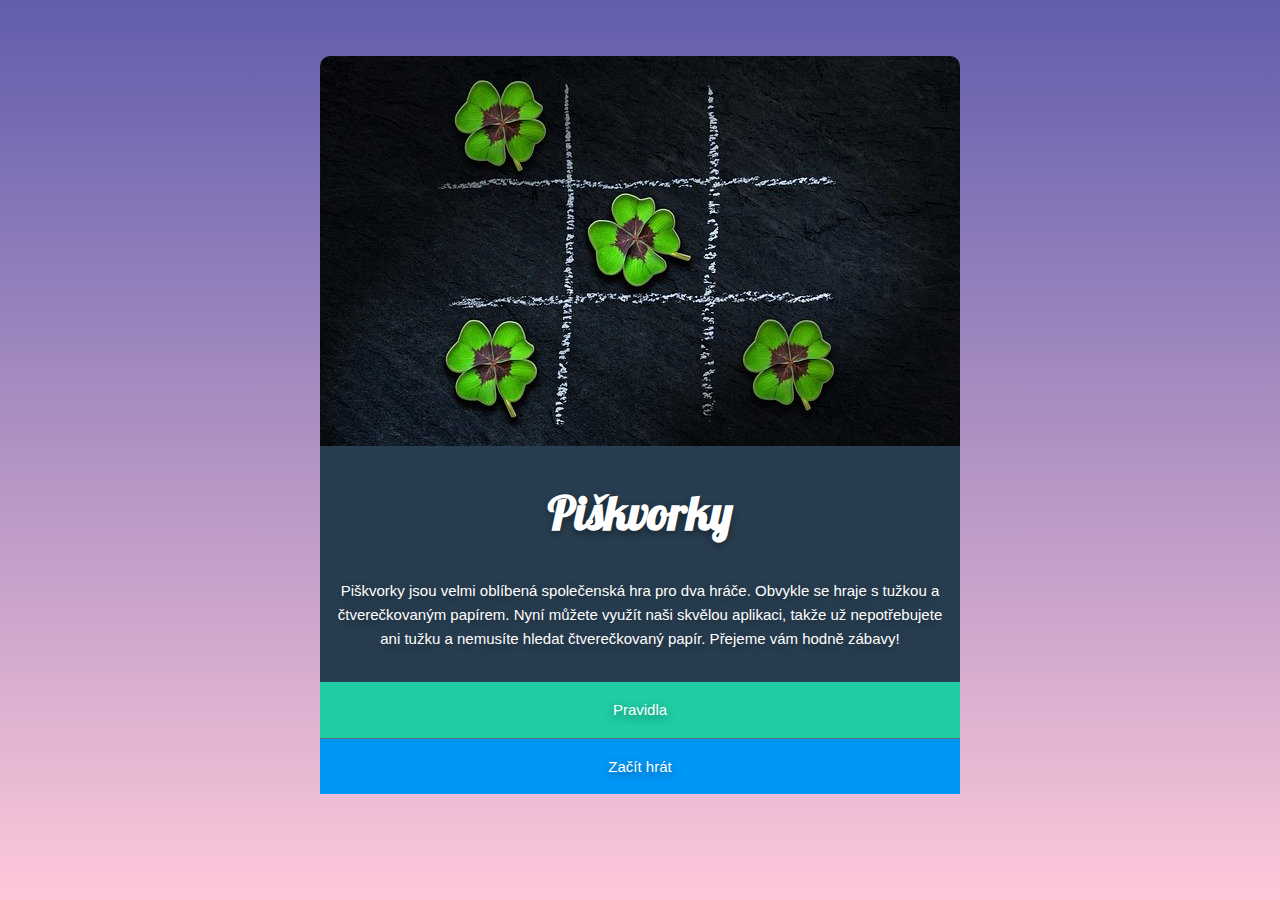
<file: index.html>
<!DOCTYPE html>
<html lang="en">
  <head>
    <meta charset="UTF-8" />
    <meta http-equiv="X-UA-Compatible" content="IE=edge" />
    <meta name="viewport" content="width=device-width, initial-scale=1.0" />
    <link rel="stylesheet" href="style.css" />
    <title>Piškvorky</title>
    <link rel="preconnect" href="https://fonts.googleapis.com" />
    <link rel="preconnect" href="https://fonts.gstatic.com" crossorigin />
    <link
      href="https://fonts.googleapis.com/css2?family=Lobster&display=swap"
      rel="stylesheet"
    />
  </head>
  <body class="prvni__body">
    <main class="opening">
      <img id="img__uvodni" src="photos/uvodni.jpeg" alt="piskvorky" />
      <div class="card__text__uvodni">
        <h1>Piškvorky</h1>
        <p>
          Piškvorky jsou velmi oblíbená společenská hra pro dva hráče. Obvykle
          se hraje s tužkou a čtverečkovaným papírem. Nyní můžete využít naši
          skvělou aplikaci, takže už nepotřebujete ani tužku a nemusíte hledat
          čtverečkovaný papír. Přejeme vám hodně zábavy!
        </p>
      </div>
      <button class="card__button__green">
        <a href="pravidla.html">Pravidla</a>
      </button>

      <button class="card__button__blue">
        <a href="hra.html"> Začít hrát</a>
      </button>
    </main>
  </body>
</html>
</file>
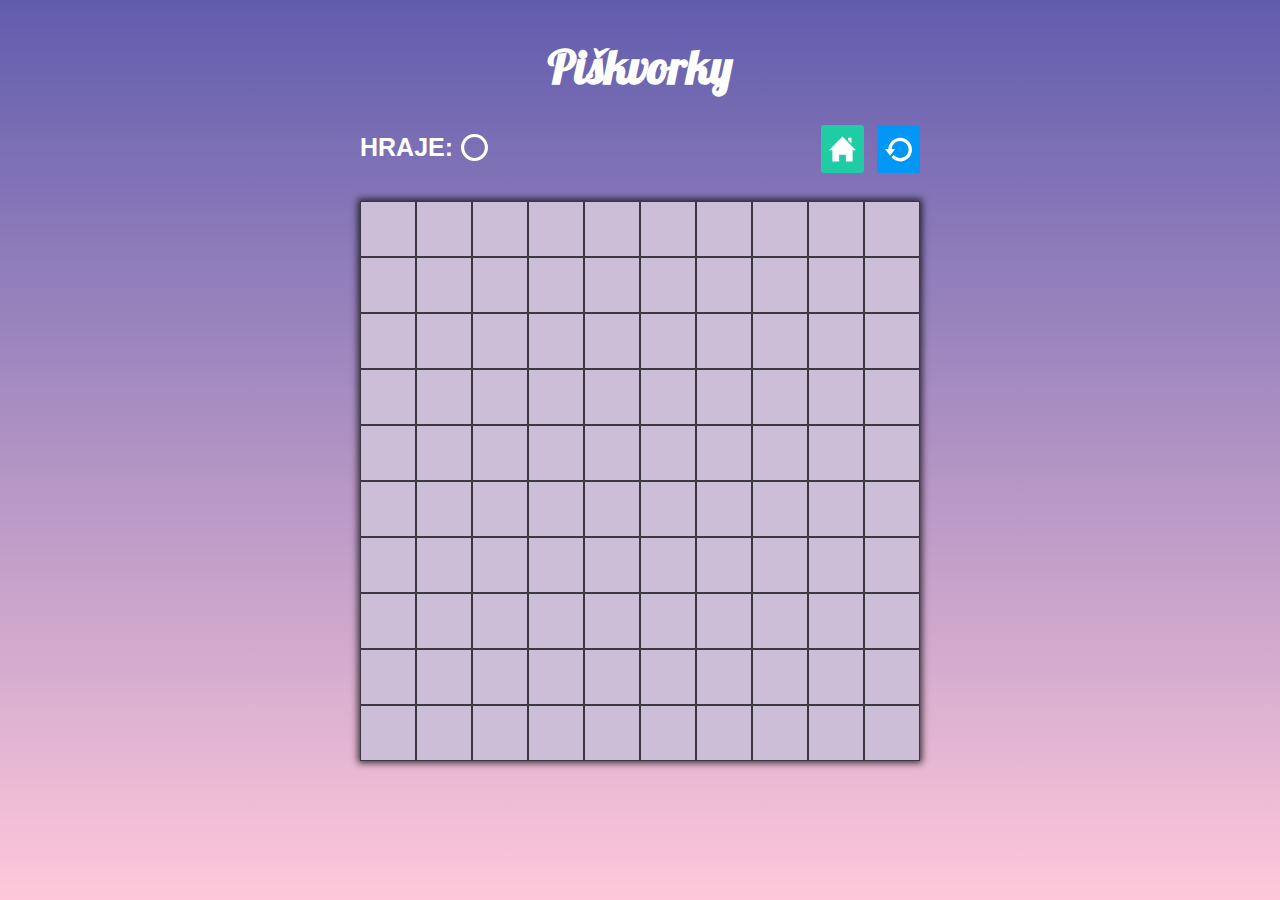
<file: hra.html>
<!DOCTYPE html>
<html lang="en">
  <head>
    <meta charset="UTF-8" />
    <meta http-equiv="X-UA-Compatible" content="IE=edge" />
    <meta name="viewport" content="width=device-width, initial-scale=1.0" />
    <link rel="preconnect" href="https://fonts.googleapis.com" />
    <link rel="preconnect" href="https://fonts.gstatic.com" crossorigin />
    <link
      href="https://fonts.googleapis.com/css2?family=Lobster&display=swap"
      rel="stylesheet"
    />
    <link rel="stylesheet" href="style.css" />
    <script src="index.js" type="module"></script>
    <title>Hra</title>
  </head>
  <body class="card__body__game">
    <main class="card__game">
      <h1 class="game__header">Piškvorky</h1>
      <div class="game__panel">
        <div class="game__turns">
          <span><strong>HRAJE:</strong></span>
          <img class="icon__game" src="photos/circle.svg" alt="circle" />
        </div>
        <div class="homerestart__icons">
          <a href="index.html"
            ><img class="home__icon" src="photos/home.svg" alt="home button"
          /></a>
          <a href="hra.html"
            ><img
              class="restart__icon"
              src="photos/restart.svg"
              alt="restart button"
          /></a>
        </div>
      </div>
      <div class="game__grid">
        <button></button><button></button><button></button><button></button
        ><button></button><button></button><button></button><button></button
        ><button></button><button></button><button></button><button></button
        ><button></button><button></button><button></button><button></button
        ><button></button><button></button><button></button><button></button
        ><button></button><button></button><button></button><button></button
        ><button></button><button></button><button></button><button></button
        ><button></button><button></button><button></button><button></button
        ><button></button><button></button><button></button><button></button
        ><button></button><button></button><button></button><button></button
        ><button></button><button></button><button></button><button></button
        ><button></button><button></button><button></button><button></button
        ><button></button><button></button><button></button><button></button
        ><button></button><button></button><button></button><button></button
        ><button></button><button></button><button></button><button></button
        ><button></button><button></button><button></button><button></button
        ><button></button><button></button><button></button><button></button
        ><button></button><button></button><button></button><button></button
        ><button></button><button></button><button></button><button></button
        ><button></button><button></button><button></button><button></button
        ><button></button><button></button><button></button><button></button
        ><button></button><button></button><button></button><button></button
        ><button></button><button></button><button></button><button></button
        ><button></button><button></button><button></button><button></button
        ><button></button><button></button><button></button><button></button>
      </div>
    </main>
  </body>
</html>
</file>
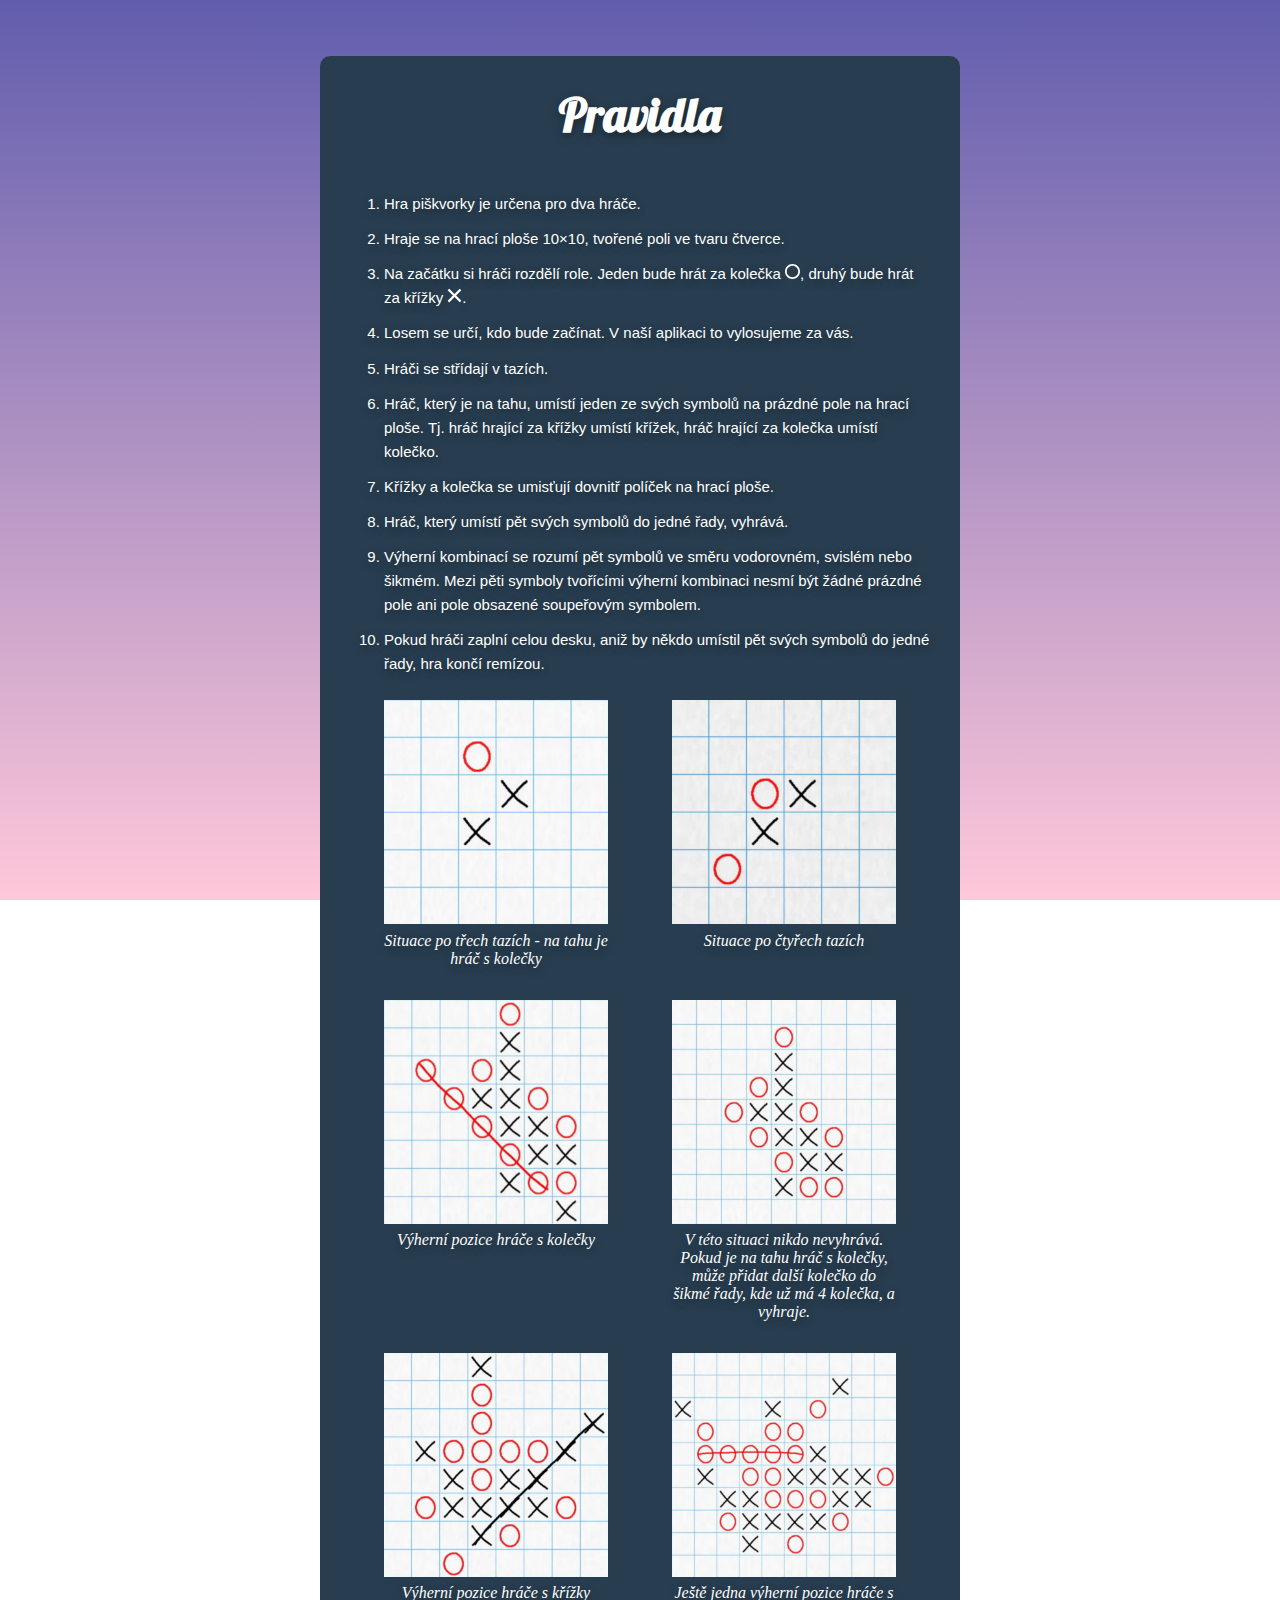
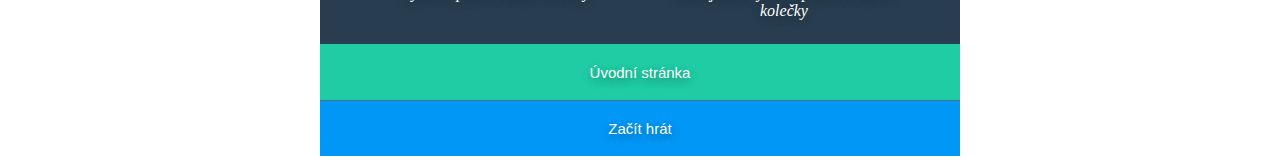
<file: pravidla.html>
<!DOCTYPE html>
<html lang="en">
  <head>
    <meta charset="UTF-8" />
    <meta http-equiv="X-UA-Compatible" content="IE=edge" />
    <meta name="viewport" content="width=device-width, initial-scale=1.0" />
    <link rel="stylesheet" href="style.css" />
    <link rel="preconnect" href="https://fonts.googleapis.com" />
    <link rel="preconnect" href="https://fonts.gstatic.com" crossorigin />
    <link
      href="https://fonts.googleapis.com/css2?family=Lobster&display=swap"
      rel="stylesheet"
    />
    <title>Pravidla</title>
  </head>
  <body class="prvni__body">
    <main class="card__pravidla">
      <div class="opening">
        <h1>Pravidla</h1>
        <ol class="rules__seznam">
          <li>Hra piškvorky je určena pro dva hráče.</li>
          <li>Hraje se na hrací ploše 10×10, tvořené poli ve tvaru čtverce.</li>
          <li>
            Na začátku si hráči rozdělí role. Jeden bude hrát za kolečka
            <img class="img__icons" src="photos/circle.svg" alt="kolečko" />,
            druhý bude hrát za křížky
            <img class="img__icons" src="photos/cross.svg" alt="křížek" />.
          </li>
          <li>
            Losem se určí, kdo bude začínat. V naší aplikaci to vylosujeme za
            vás.
          </li>
          <li>Hráči se střídají v tazích.</li>
          <li>
            Hráč, který je na tahu, umístí jeden ze svých symbolů na prázdné
            pole na hrací ploše. Tj. hráč hrající za křížky umístí křížek, hráč
            hrající za kolečka umístí kolečko.
          </li>
          <li>Křížky a kolečka se umisťují dovnitř políček na hrací ploše.</li>
          <li>Hráč, který umístí pět svých symbolů do jedné řady, vyhrává.</li>
          <li>
            Výherní kombinací se rozumí pět symbolů ve směru vodorovném, svislém
            nebo šikmém. Mezi pěti symboly tvořícími výherní kombinaci nesmí být
            žádné prázdné pole ani pole obsazené soupeřovým symbolem.
          </li>
          <li>
            Pokud hráči zaplní celou desku, aniž by někdo umístil pět svých
            symbolů do jedné řady, hra končí remízou.
          </li>
        </ol>
        <div class="imgs__setup">
          <figure>
            <img
              class="img__setup"
              src="photos/instructions-01.jpeg"
              alt="tři tahy"
            />

            <figcaption>
              Situace po třech tazích - na tahu je hráč s kolečky
            </figcaption>
          </figure>
          <figure>
            <img
              class="img__setup"
              src="photos/instructions-02.jpeg"
              alt="čtyři tahy"
            />
            <figcaption>Situace po čtyřech tazích</figcaption>
          </figure>
          <figure>
            <img
              class="img__setup"
              src="photos/instructions-03.jpeg"
              alt="výherní pozice s kolečky"
            />
            <figcaption>Výherní pozice hráče s kolečky</figcaption>
          </figure>
          <figure>
            <img
              class="img__setup"
              src="photos/instructions-04.jpeg"
              alt="nikdo nevyhrává"
            />
            <figcaption>
              V této situaci nikdo nevyhrává. Pokud je na tahu hráč s kolečky,
              může přidat další kolečko do šikmé řady, kde už má 4 kolečka, a
              vyhraje.
            </figcaption>
          </figure>

          <figure>
            <img
              class="img__setup"
              src="photos/instructions-05.jpeg"
              alt="výherní pozice s křížky"
            />
            <figcaption>Výherní pozice hráče s křížky</figcaption>
          </figure>

          <figure>
            <img
              class="img__setup"
              src="photos/instructions-06.jpeg"
              alt="další výherní pozice s kolečky"
            />
            <figcaption>Ještě jedna výherní pozice hráče s kolečky</figcaption>
          </figure>
        </div>
      </div>
      <button class="card__button__green">
        <a href="index.html">Úvodní stránka</a>
      </button>
      <button class="card__button__blue">
        <a href="hra.html">Začít hrát</a>
      </button>
    </main>
  </body>
</html>
</file>
<file: style.css>
/* 1. část - ÚVODNÍ STRÁNA */

* {
  box-sizing: border-box;
}

body {
  background: linear-gradient(#615dad, #ffc8da);
  background-attachment: fixed;
}

h1 {
  font-family: 'Lobster', cursive;
  font-size: 47px;
  color: #ffffff;
  margin: 1.8rem 0 1.8rem 0;
}

.opening {
  flex-basis: 100%;
  max-width: 500px;
  display: flex;
  flex-wrap: nowrap;
  flex-direction: column;
  background-color: #283e50;
  color: #ffffff;
  text-shadow: 0 3px 10px rgba(0, 0, 0, 0.4);
  border-radius: 10px 10px 0 0;
  text-align: center;
  margin-top: 3rem;
  overflow: auto;
}
.card__text__uvodni,
.rules__seznam {
  text-align: center;
  font-family: 'OpenSans', sans-serif;
  font-size: 15px;
  line-height: 1.6;
  text-align: center;
  margin: 0 1rem 1rem 1rem;
}
#img__uvodni {
  border-radius: 10px 10px 0 0;
  width: 100%;
}

.card__button__green,
.card__button__blue {
  width: 100%;
  height: 3.5rem;
  font-size: 15px;
  cursor: pointer;
  border-style: none;
  text-shadow: 0 3px 10px rgba(0, 0, 0, 0.4);
}
.card__button__green {
  background-color: #1fcca4;
}

.card__button__blue {
  background-color: #0197f6;
  border-top: #516c83;
  border-style: solid;
  border-width: 1px;
  border-bottom: none;
  border-left: none;
  border-right: none;
}

a:link {
  color: #ffffff;
  text-decoration: none;
}

a:visited {
  color: #ffffff;
}

.card__button__green:hover {
  background-color: #1cbb96;
}

.card__button__blue:hover {
  background-color: #0090e9;
}

/* 2. část - PRAVIDLA HRY  */

.prvni__body {
  display: flex;
  justify-content: center;
}

.img__setup {
  width: 100%;
}

.img__icons {
  filter: invert(1);
  height: 1em;
}

figcaption {
  font-style: italic;
  padding-top: 0.2rem;
  padding-bottom: 1rem;
}

.rules__seznam {
  text-align: left;
  margin: 0.5rem 1.7rem 1rem 1.5rem;
}
li {
  margin-top: 0.7rem;
}

@media (min-width: 480px) {
  .opening {
    max-width: 70vw;
  }
  .imgs__setup {
    display: flex;
    flex-wrap: wrap;
    justify-content: space-evenly;
  }

  .imgs__setup figure {
    width: 40%;
    margin: 0.5rem 0 0.5rem 0;
  }
}

@media (min-width: 768px) {
  .opening {
    max-width: 65vw;
  }
  .imgs__setup figure {
    width: 40%;
  }
}

@media (min-width: 992px) {
  .opening {
    max-width: 60vw;
  }
}

@media (min-width: 1200px) {
  .opening {
    max-width: 50vw;
  }
  .imgs__setup figure {
    width: 35%;
  }
}
@media (min-width: 1800px) {
  .opening {
    width: 40vw;
  }
  .imgs__setup figure {
    width: 30%;
  }
}
/* 3. část - VYTVOŘENÍ HRACÍHO POLE  */

.card__game {
  color: #ffffff;
  font-family: 'OpenSans', sans-serif;
  max-width: 80vmin;
  width: 35rem;
}
.card__body__game {
  display: flex;
  flex-direction: column;
  align-items: center;
}

.icon__game {
  filter: invert(1);
  width: 1.7rem;
  margin-left: 0.5rem;
}
.home__icon {
  background-color: #1fcca4;
  margin-right: 0.5rem;
}
.restart__icon {
  background-color: #0197f6;
}

.home__icon:hover {
  background-color: #1cbb96;
}
.home__icon:focus {
  background-color: #1cbb96;
}
.restart__icon:hover {
  background-color: #0090e9;
}
.restart__icon:focus {
  background-color: #0090e9;
}

.restart__icon,
.home__icon {
  height: 3rem;
  width: 2.7rem;
  padding: 0.5rem;
  cursor: pointer;
  border-radius: 3px;
}
.game__turns span {
  font-family: 'OpenSans', sans-serif;
  font-size: 25px;
}

.game__grid button {
  aspect-ratio: 1 / 1;
  width: calc(100% / 10);
  cursor: pointer;
  background-color: rgb(204, 190, 214);
  border: 1.5px solid rgb(60, 56, 65);
  line-height: 0;
  margin: 0;
}

.game__grid button:hover {
  background-color: rgb(216, 206, 224);
}
.game__grid button:focus {
  background-color: rgb(216, 206, 224);
}
.homerestart__icons {
  margin-bottom: 1.5rem;
}
.game__grid {
  line-height: 0;
  box-shadow: 0px 0px 7px 2px rgba(0, 0, 0, 0.75);
} /* generátor + cheat sheet + editor - https://html-css-js.com/css/generator/box-shadow/ */

.game__panel {
  display: flex;
  justify-content: space-between;
}
.game__turns {
  margin-top: 0.5rem;
  display: flex;
  flex-wrap: wrap;
  align-content: flex-start;
}

.game__header {
  text-align: center;
}

/* 4. část - OŽITÍ HRACÍHO POLE - JS */
.game__grid--circle {
  background-image: url(photos/circle.svg);
  background-repeat: no-repeat;
  background-size: 80%;
  background-position: center;
  animation: zoom 0.2s;
}

.game__grid--cross {
  background-image: url(photos/cross.svg);
  background-repeat: no-repeat;
  background-size: 80%;
  background-position: center;
  animation: zoom 0.2s;
}

@keyframes zoom {
  0% {
    background-size: 0;
  }
  100% {
    background-size: 80%;
  }
}
</file>
